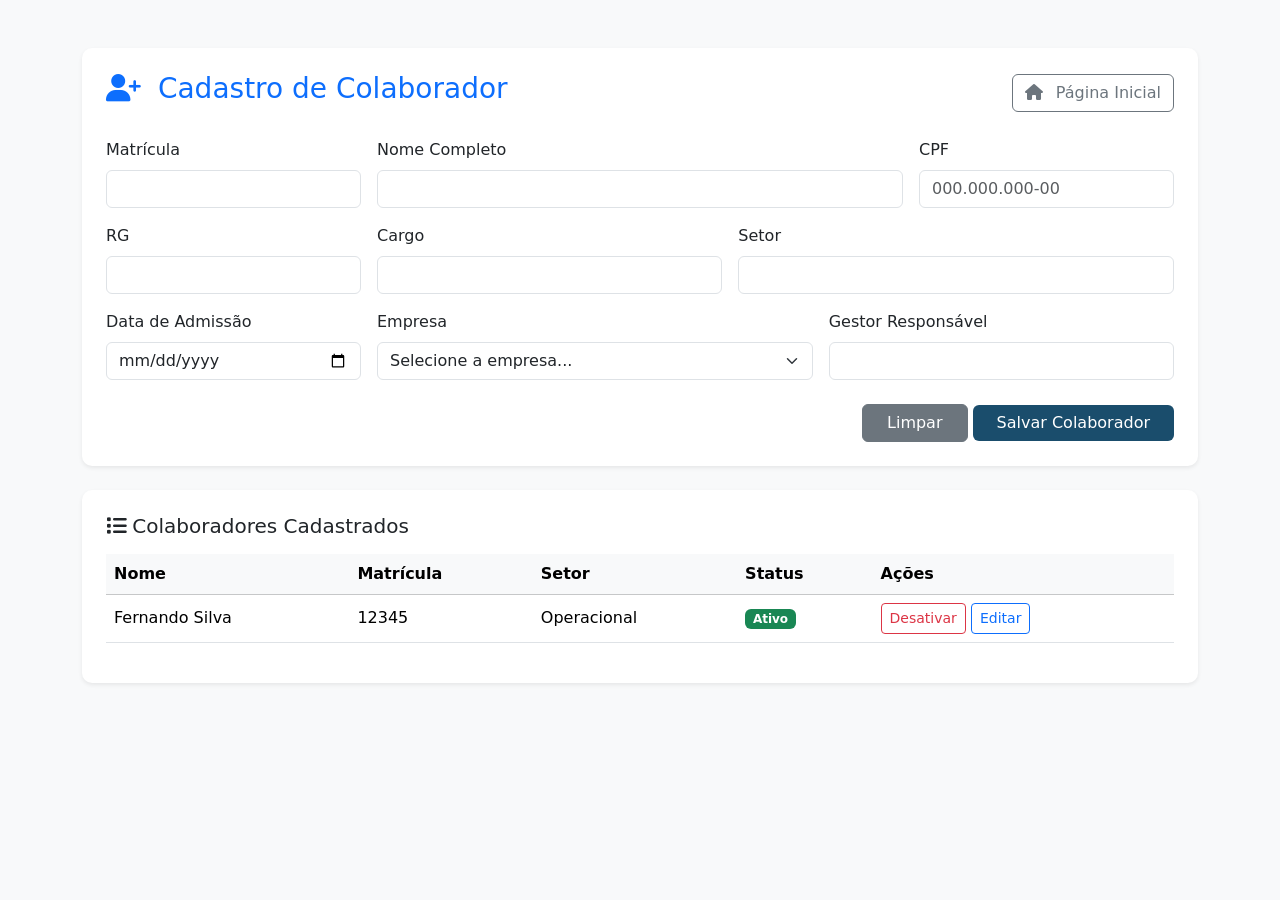
<file: templates/cadastro-colaboradores.html>
<!DOCTYPE html>
<html lang="pt-br">
<head>
    <meta charset="UTF-8">
    <meta name="viewport" content="width=device-width, initial-scale=1.0">
    <title>Cadastro de Colaborador | EHS CONECT</title>
    <link href="https://cdn.jsdelivr.net/npm/bootstrap@5.3.0/dist/css/bootstrap.min.css" rel="stylesheet">
    <link rel="stylesheet" href="https://cdnjs.cloudflare.com/ajax/libs/font-awesome/6.4.0/css/all.min.css">
    <style>
        body { background-color: #f8f9fa; }
        .card { border: none; box-shadow: 0 4px 10px rgba(0,0,0,0.1); border-radius: 10px; }
        .btn-primary { background-color: #1a4d6c; border: none; }
    </style>
</head>
<body>

<div class="container py-5">
    <div class="card p-4 shadow-sm mb-4">
        <div class="d-flex justify-content-between align-items-center mb-4">
            <h3 class="text-primary"><i class="fas fa-user-plus me-2"></i> Cadastro de Colaborador</h3>
            <a href="/dashboard" class="btn btn-outline-secondary"><i class="fas fa-home me-2"></i> Página Inicial</a>
        </div>
        
        <form action="/salvar-colaborador" method="POST">
            <div class="row g-3">
                <div class="col-md-3">
                    <label class="form-label">Matrícula</label>
                    <input type="text" name="matricula" class="form-control" required>
                </div>
                <div class="col-md-6">
                    <label class="form-label">Nome Completo</label>
                    <input type="text" name="nome" class="form-control" required>
                </div>
                <div class="col-md-3">
                    <label class="form-label">CPF</label>
                    <input type="text" name="cpf" class="form-control" placeholder="000.000.000-00">
                </div>
                <div class="col-md-3">
                    <label class="form-label">RG</label>
                    <input type="text" name="rg" class="form-control">
                </div>
                <div class="col-md-4">
                    <label class="form-label">Cargo</label>
                    <input type="text" name="cargo" class="form-control">
                </div>
                <div class="col-md-5">
                    <label class="form-label">Setor</label>
                    <input type="text" name="setor" class="form-control">
                </div>
                <div class="col-md-3">
                    <label class="form-label">Data de Admissão</label>
                    <input type="date" name="data_admissao" class="form-control">
                </div>
                <div class="col-md-5">
                    <label class="form-label">Empresa</label>
                    <select name="empresa" class="form-select">
                        <option value="">Selecione a empresa...</option>
                    </select>
                </div>
                <div class="col-md-4">
                    <label class="form-label">Gestor Responsável</label>
                    <input type="text" name="gestor" class="form-control">
                </div>
                
                <div class="col-12 mt-4 text-end">
                    <button type="reset" class="btn btn-secondary px-4">Limpar</button>
                    <button type="submit" class="btn btn-primary px-4">Salvar Colaborador</button>
                </div>
            </div>
        </form>
    </div>

    <div class="card p-4 shadow-sm">
        <h5 class="mb-3"><i class="fas fa-list"></i> Colaboradores Cadastrados</h5>
        <div class="table-responsive">
            <table class="table table-hover align-middle">
                <thead class="table-light">
                    <tr>
                        <th>Nome</th>
                        <th>Matrícula</th>
                        <th>Setor</th>
                        <th>Status</th>
                        <th>Ações</th>
                    </tr>
                </thead>
                <tbody>
                    <tr>
                        <td>Fernando Silva</td>
                        <td>12345</td>
                        <td>Operacional</td>
                        <td><span class="badge bg-success">Ativo</span></td>
                        <td>
                            <button class="btn btn-sm btn-outline-danger">Desativar</button>
                            <button class="btn btn-sm btn-outline-primary">Editar</button>
                        </td>
                    </tr>
                </tbody>
            </table>
        </div>
    </div>
</div>

<script src="https://cdn.jsdelivr.net/npm/bootstrap@5.3.0/dist/js/bootstrap.bundle.min.js"></script>
</body>
</html>
</file>
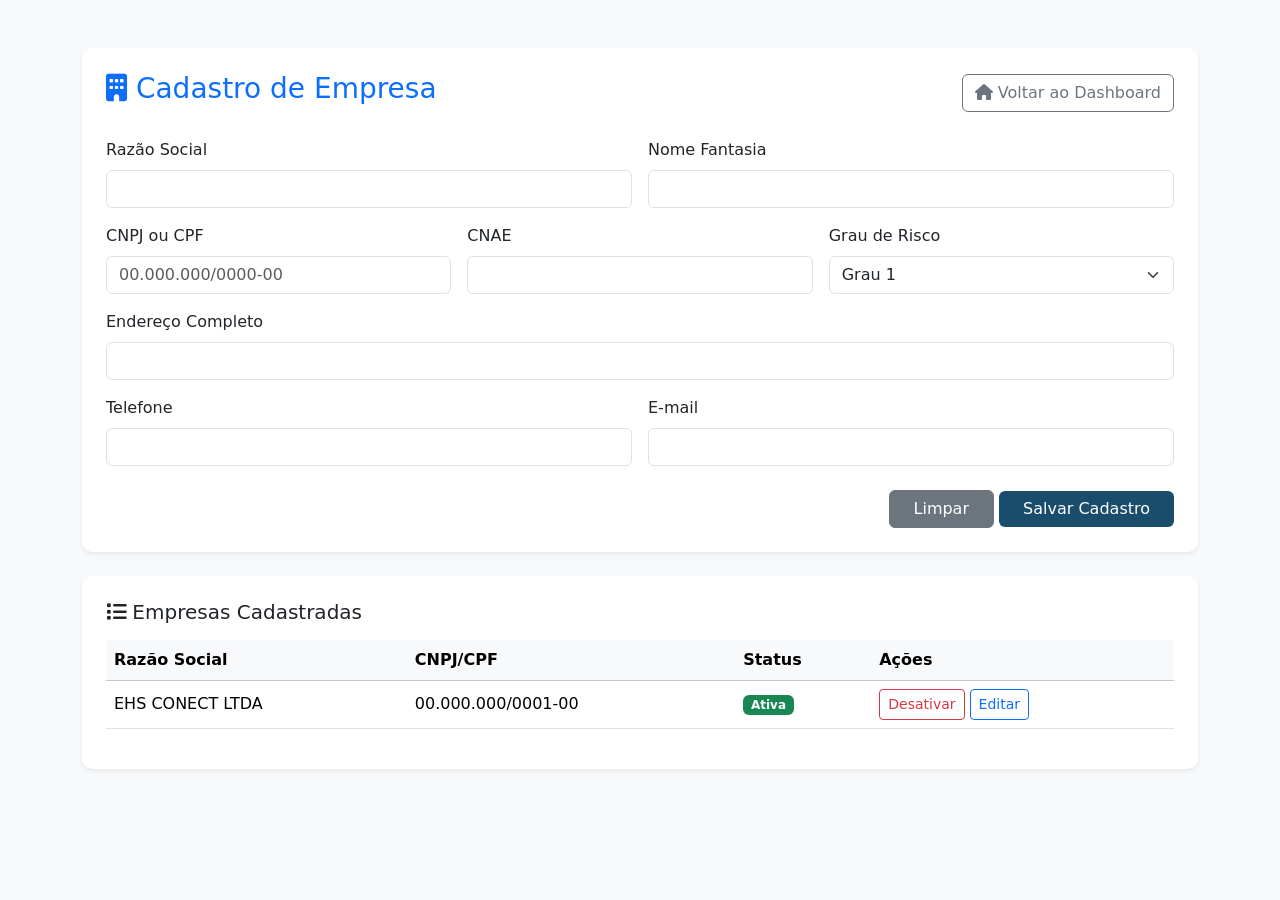
<file: templates/cadastro-empresa.html>
<!DOCTYPE html>
<html lang="pt-br">
<head>
    <meta charset="UTF-8">
    <meta name="viewport" content="width=device-width, initial-scale=1.0">
    <title>Cadastro de Empresa | EHS CONECT</title>
    <link href="https://cdn.jsdelivr.net/npm/bootstrap@5.3.0/dist/css/bootstrap.min.css" rel="stylesheet">
    <link rel="stylesheet" href="https://cdnjs.cloudflare.com/ajax/libs/font-awesome/6.4.0/css/all.min.css">
    <style>
        body { background-color: #f8f9fa; }
        .card { border: none; box-shadow: 0 4px 10px rgba(0,0,0,0.1); border-radius: 10px; }
        .btn-primary { background-color: #1a4d6c; border: none; }
    </style>
</head>
<body>

<div class="container py-5">
    <div class="card p-4 shadow-sm mb-4">
        <div class="d-flex justify-content-between align-items-center mb-4">
            <h3 class="text-primary"><i class="fas fa-building"></i> Cadastro de Empresa</h3>
            <a href="/dashboard" class="btn btn-outline-secondary"><i class="fas fa-home"></i> Voltar ao Dashboard</a>
        </div>
        
        <form action="/cadastro-empresa" method="POST">
            <div class="row g-3">
                <div class="col-md-6">
                    <label class="form-label">Razão Social</label>
                    <input type="text" name="razao_social" class="form-control" required>
                </div>
                <div class="col-md-6">
                    <label class="form-label">Nome Fantasia</label>
                    <input type="text" name="nome_fantasia" class="form-control">
                </div>
                <div class="col-md-4">
                    <label class="form-label">CNPJ ou CPF</label>
                    <input type="text" name="identificacao" class="form-control" placeholder="00.000.000/0000-00" required>
                </div>
                <div class="col-md-4">
                    <label class="form-label">CNAE</label>
                    <input type="text" name="cnae" class="form-control">
                </div>
                <div class="col-md-4">
                    <label class="form-label">Grau de Risco</label>
                    <select name="grau_risco" class="form-select">
                        <option value="1">Grau 1</option>
                        <option value="2">Grau 2</option>
                        <option value="3">Grau 3</option>
                        <option value="4">Grau 4</option>
                    </select>
                </div>
                <div class="col-12">
                    <label class="form-label">Endereço Completo</label>
                    <input type="text" name="endereco" class="form-control">
                </div>
                <div class="col-md-6">
                    <label class="form-label">Telefone</label>
                    <input type="text" name="telefone" class="form-control">
                </div>
                <div class="col-md-6">
                    <label class="form-label">E-mail</label>
                    <input type="email" name="email" class="form-control">
                </div>
                <div class="col-12 mt-4 text-end">
                    <button type="reset" class="btn btn-secondary px-4">Limpar</button>
                    <button type="submit" class="btn btn-primary px-4">Salvar Cadastro</button>
                </div>
            </div>
        </form>
    </div>

    <div class="card p-4 shadow-sm">
        <h5 class="mb-3"><i class="fas fa-list"></i> Empresas Cadastradas</h5>
        <div class="table-responsive">
            <table class="table table-hover align-middle">
                <thead class="table-light">
                    <tr>
                        <th>Razão Social</th>
                        <th>CNPJ/CPF</th>
                        <th>Status</th>
                        <th>Ações</th>
                    </tr>
                </thead>
                <tbody>
                    <tr>
                        <td>EHS CONECT LTDA</td>
                        <td>00.000.000/0001-00</td>
                        <td><span class="badge bg-success">Ativa</span></td>
                        <td>
                            <button class="btn btn-sm btn-outline-danger">Desativar</button>
                            <button class="btn btn-sm btn-outline-primary">Editar</button>
                        </td>
                    </tr>
                </tbody>
            </table>
        </div>
    </div>
</div>

<script src="https://cdn.jsdelivr.net/npm/bootstrap@5.3.0/dist/js/bootstrap.bundle.min.js"></script>
</body>
</html>
</file>
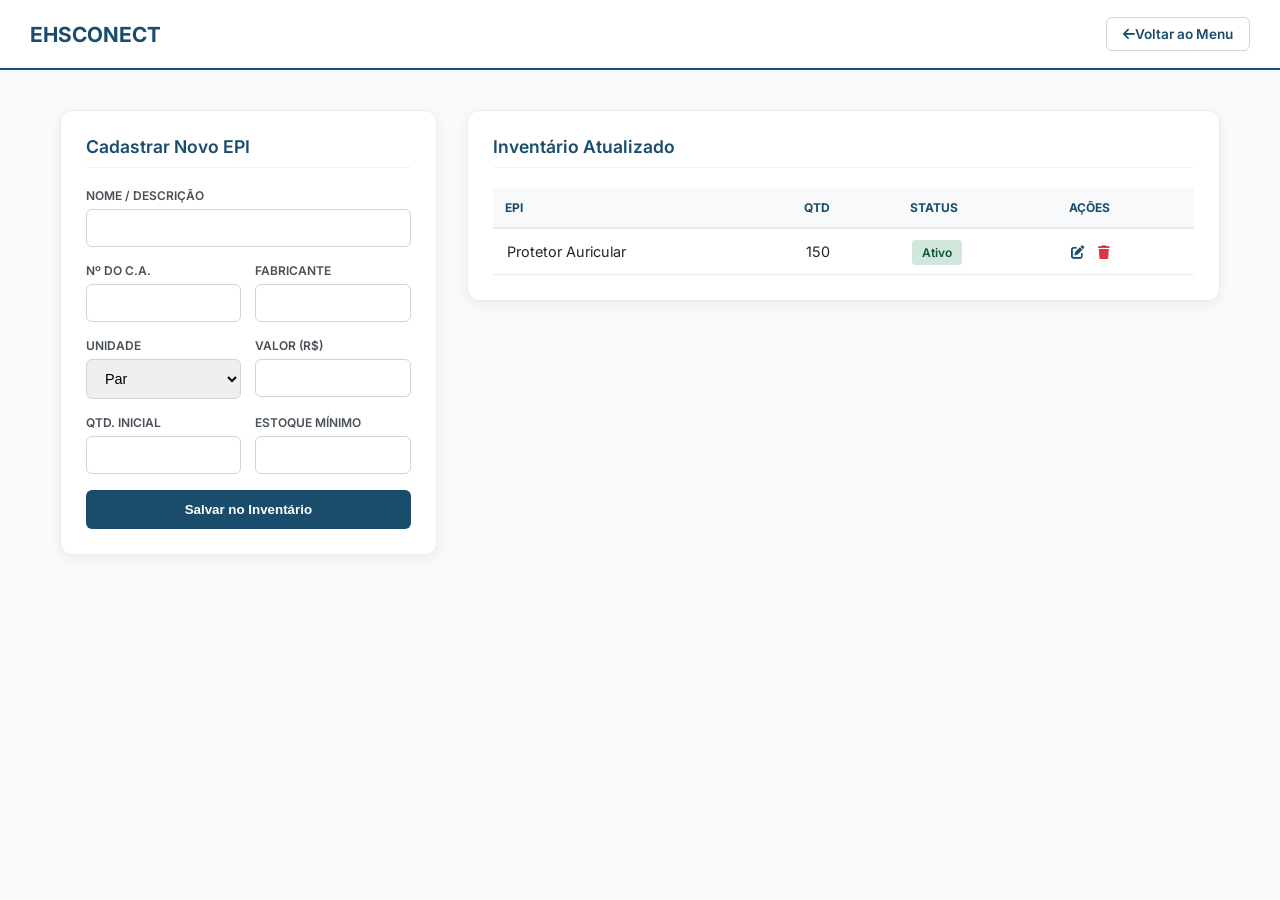
<file: templates/cadastro-epis.html>
<!DOCTYPE html>
<html lang="pt-BR">
<head>
    <meta charset="UTF-8">
    <meta name="viewport" content="width=device-width, initial-scale=1.0">
    <title>EHS CONCET | Cadastro de EPI</title>
    <link href="https://fonts.googleapis.com/css2?family=Inter:wght@400;500;600;700&display=swap" rel="stylesheet">
    <link rel="stylesheet" href="https://cdnjs.cloudflare.com/ajax/libs/font-awesome/6.4.0/css/all.min.css">
    <style>
        :root {
            --primary: #1a4d6c;
            --secondary: #6c757d;
            --success: #28a745;
            --danger: #dc3545;
            --light: #f8f9fa;
        }

        * { margin: 0; padding: 0; box-sizing: border-box; }
        body { font-family: 'Inter', sans-serif; background-color: var(--light); color: #212529; min-height: 100vh; padding-top: 90px; }
        
        .navbar { position: fixed; top: 0; left: 0; width: 100%; height: 70px; background-color: #ffffff; border-bottom: 2px solid var(--primary); display: flex; justify-content: space-between; align-items: center; padding: 0 30px; z-index: 1000; box-shadow: 0 2px 10px rgba(0,0,0,0.01); }
        .navbar .logo { font-size: 1.3rem; font-weight: 700; color: var(--primary); text-decoration: none; }
        .btn-voltar { font-size: 0.85rem; color: var(--primary); text-decoration: none; font-weight: 600; padding: 8px 16px; border: 1px solid #ced4da; border-radius: 6px; }
        
        .container { max-width: 1200px; margin: 0 auto; padding: 20px; }
        .conteudo-layout { display: grid; grid-template-columns: 1fr 2fr; gap: 30px; align-items: start; }
        
        .card-form, .card-tabela { background-color: #ffffff; border: 1px solid #e9ecef; border-radius: 12px; padding: 25px; box-shadow: 0 4px 12px rgba(0,0,0,0.05); }
        h2 { font-size: 1.1rem; color: var(--primary); margin-bottom: 20px; font-weight: 600; border-bottom: 1px solid #f1f3f5; padding-bottom: 10px; }
        
        .input-row { display: grid; grid-template-columns: 1fr 1fr; gap: 14px; }
        .input-group { margin-bottom: 16px; }
        .input-group label { display: block; font-size: 0.75rem; font-weight: 600; color: #495057; margin-bottom: 6px; text-transform: uppercase; }
        .input-group input, .input-group select { width: 100%; padding: 10px 14px; border: 1px solid #ced4da; border-radius: 6px; font-size: 0.9rem; }
        
        .btn-salvar { width: 100%; padding: 12px; background-color: var(--primary); color: #ffffff; border: none; border-radius: 6px; font-weight: 600; cursor: pointer; }
        .btn-salvar:hover { background-color: #153d56; }

        table { width: 100%; border-collapse: collapse; font-size: 0.9rem; }
        th { background-color: var(--light); padding: 12px; border-bottom: 2px solid #e9ecef; text-transform: uppercase; font-size: 0.75rem; color: var(--primary); text-align: left; }
        td { padding: 14px; border-bottom: 1px solid #e9ecef; }
        
        .badge { padding: 5px 10px; border-radius: 4px; font-size: 0.75rem; font-weight: 600; }
        .bg-ativo { background-color: #d1e7dd; color: #0f5132; }
        .btn-edit { color: var(--primary); background: none; border: none; cursor: pointer; }
        .btn-delete { color: var(--danger); background: none; border: none; cursor: pointer; margin-left: 10px; }
    </style>
</head>
<body>

    <header class="navbar">
        <a href="#" class="logo">EHS<span>CONECT</span></a>
        <a href="dashboard.html" class="btn-voltar"><i class="fas fa-arrow-left me-2"></i>Voltar ao Menu</a>
    </header>

    <div class="container">
        <div class="conteudo-layout">
            <section class="card-form">
                <h2>Cadastrar Novo EPI</h2>
                <form id="form-epi">
                    <div class="input-group">
                        <label>Nome / Descrição</label>
                        <input type="text" required>
                    </div>
                    <div class="input-row">
                        <div class="input-group">
                            <label>Nº do C.A.</label>
                            <input type="text" required>
                        </div>
                        <div class="input-group">
                            <label>Fabricante</label>
                            <input type="text" required>
                        </div>
                    </div>
                    <div class="input-row">
                        <div class="input-group">
                            <label>Unidade</label>
                            <select>
                                <option>Par</option>
                                <option>Unidade</option>
                                <option>Peça</option>
                            </select>
                        </div>
                        <div class="input-group">
                            <label>Valor (R$)</label>
                            <input type="number" step="0.01" required>
                        </div>
                    </div>
                    <div class="input-row">
                        <div class="input-group">
                            <label>Qtd. Inicial</label>
                            <input type="number" required>
                        </div>
                        <div class="input-group">
                            <label>Estoque Mínimo</label>
                            <input type="number" required>
                        </div>
                    </div>
                    <button type="submit" class="btn-salvar">Salvar no Inventário</button>
                </form>
            </section>

            <section class="card-tabela">
                <h2>Inventário Atualizado</h2>
                <table>
                    <thead>
                        <tr>
                            <th>EPI</th>
                            <th>Qtd</th>
                            <th>Status</th>
                            <th>Ações</th>
                        </tr>
                    </thead>
                    <tbody>
                        <tr>
                            <td>Protetor Auricular</td>
                            <td>150</td>
                            <td><span class="badge bg-ativo">Ativo</span></td>
                            <td>
                                <button class="btn-edit"><i class="fas fa-edit"></i></button>
                                <button class="btn-delete"><i class="fas fa-trash"></i></button>
                            </td>
                        </tr>
                    </tbody>
                </table>
            </section>
        </div>
    </div>
</body>
</html>
</file>
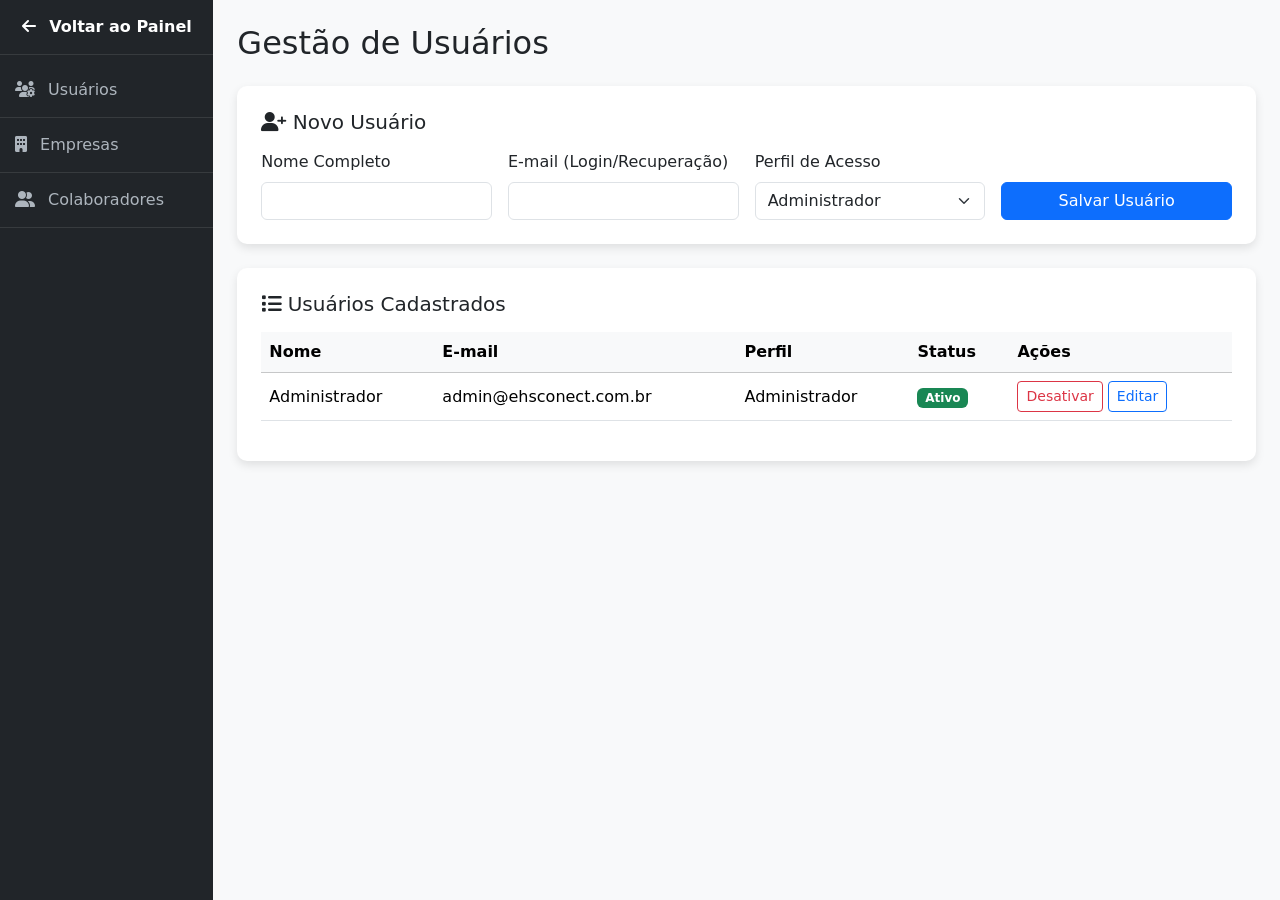
<file: templates/cadastro-usuarios.html>
<!DOCTYPE html>
<html lang="pt-br">
<head>
    <meta charset="UTF-8">
    <meta name="viewport" content="width=device-width, initial-scale=1.0">
    <title>Cadastro de Usuários | EHS CONECT</title>
    <link href="https://cdn.jsdelivr.net/npm/bootstrap@5.3.0/dist/css/bootstrap.min.css" rel="stylesheet">
    <link rel="stylesheet" href="https://cdnjs.cloudflare.com/ajax/libs/font-awesome/6.4.0/css/all.min.css">
    <style>
        body { background-color: #f8f9fa; }
        .sidebar { background: #212529; min-height: 100vh; color: white; }
        .nav-link { color: #adb5bd; padding: 15px; border-bottom: 1px solid #373b3e; text-decoration: none; display: block; }
        .nav-link:hover { color: white; background: #373b3e; }
        .btn-inicio { background: #212529; color: white; padding: 15px; display: block; text-align: center; text-decoration: none; border-bottom: 1px solid #373b3e; font-weight: bold; }
        .card { border: none; box-shadow: 0 4px 10px rgba(0,0,0,0.1); border-radius: 10px; }
    </style>
</head>
<body>

<div class="container-fluid">
    <div class="row">
        <!-- Sidebar -->
        <nav class="col-md-2 sidebar p-0">
            <a href="/dashboard" class="btn-inicio"><i class="fas fa-arrow-left me-2"></i> Voltar ao Painel</a>
            <ul class="nav flex-column mt-2">
                <li class="nav-item"><a class="nav-link" href="#"><i class="fas fa-users-cog me-2"></i> Usuários</a></li>
                <li class="nav-item"><a class="nav-link" href="#"><i class="fas fa-building me-2"></i> Empresas</a></li>
                <li class="nav-item"><a class="nav-link" href="#"><i class="fas fa-user-friends me-2"></i> Colaboradores</a></li>
            </ul>
        </nav>

        <!-- Conteúdo Principal -->
        <main class="col-md-10 p-4">
            <h2 class="mb-4">Gestão de Usuários</h2>

            <!-- Formulário de Cadastro -->
            <div class="card p-4 mb-4">
                <h5 class="mb-3"><i class="fas fa-user-plus"></i> Novo Usuário</h5>
                <form action="/cadastrar-usuario" method="POST" class="row g-3">
                    <div class="col-md-3">
                        <label class="form-label">Nome Completo</label>
                        <input type="text" name="nome" class="form-control" required>
                    </div>
                    <div class="col-md-3">
                        <label class="form-label">E-mail (Login/Recuperação)</label>
                        <input type="email" name="email" class="form-control" required>
                    </div>
                    <div class="col-md-3">
                        <label class="form-label">Perfil de Acesso</label>
                        <select name="perfil" class="form-select">
                            <option value="admin">Administrador</option>
                            <option value="supervisor">Supervisor</option>
                            <option value="user">Operacional</option>
                        </select>
                    </div>
                    <div class="col-md-3 d-flex align-items-end">
                        <button type="submit" class="btn btn-primary w-100">Salvar Usuário</button>
                    </div>
                </form>
            </div>

            <!-- Tabela de Histórico -->
            <div class="card p-4">
                <h5 class="mb-3"><i class="fas fa-list"></i> Usuários Cadastrados</h5>
                <div class="table-responsive">
                    <table class="table table-hover align-middle">
                        <thead class="table-light">
                            <tr>
                                <th>Nome</th>
                                <th>E-mail</th>
                                <th>Perfil</th>
                                <th>Status</th>
                                <th>Ações</th>
                            </tr>
                        </thead>
                        <tbody>
                            <tr>
                                <td>Administrador</td>
                                <td>admin@ehsconect.com.br</td>
                                <td>Administrador</td>
                                <td><span class="badge bg-success">Ativo</span></td>
                                <td>
                                    <button class="btn btn-sm btn-outline-danger">Desativar</button>
                                    <button class="btn btn-sm btn-outline-primary">Editar</button>
                                </td>
                            </tr>
                        </tbody>
                    </table>
                </div>
            </div>
        </main>
    </div>
</div>

<script src="https://cdn.jsdelivr.net/npm/bootstrap@5.3.0/dist/js/bootstrap.bundle.min.js"></script>
</body>
</html>
</file>
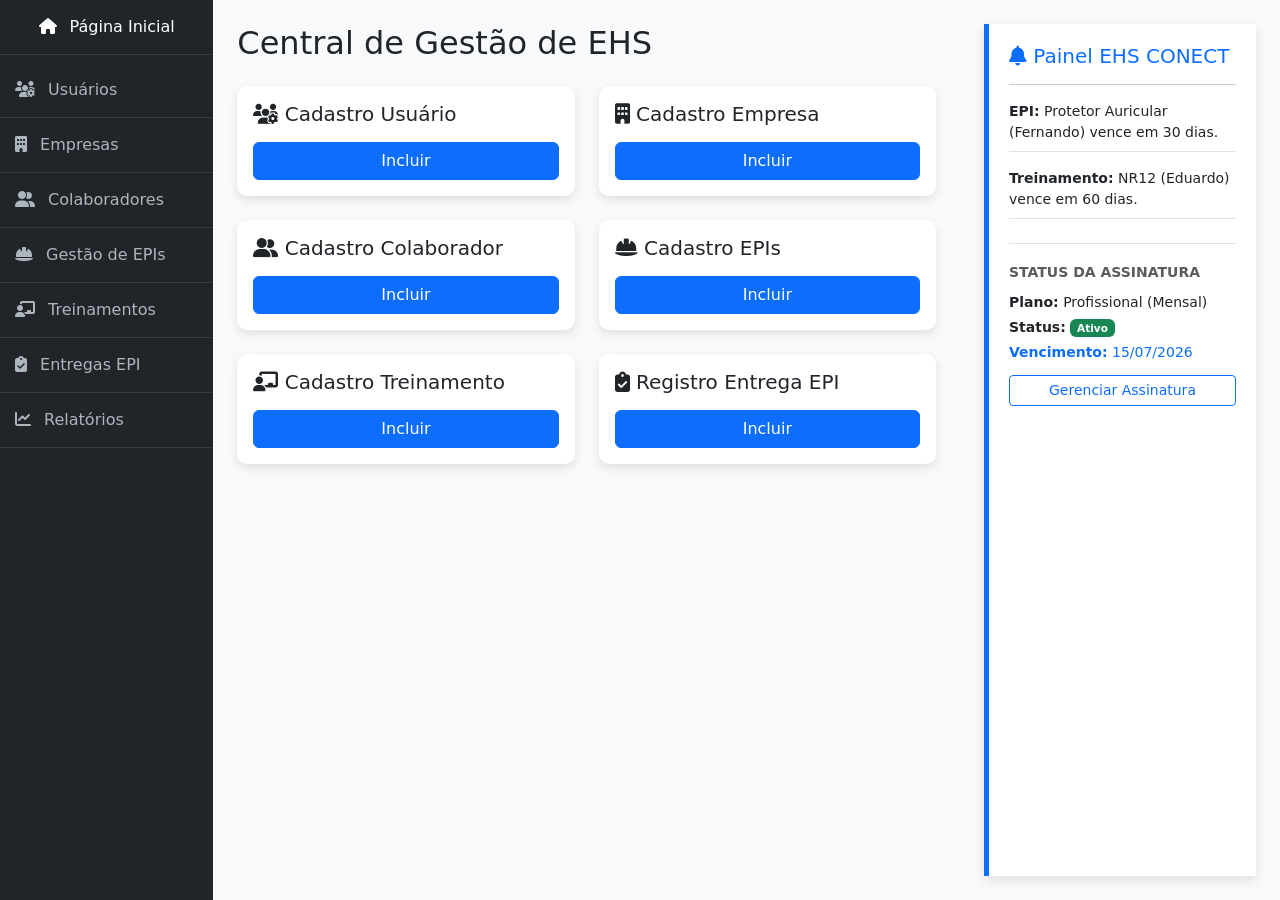
<file: templates/dashboard.html>
<!DOCTYPE html>
<html lang="pt-br">
<head>
    <meta charset="UTF-8">
    <meta name="viewport" content="width=device-width, initial-scale=1.0">
    <title>Dashboard | EHS CONECT</title>
    <link href="https://cdn.jsdelivr.net/npm/bootstrap@5.3.0/dist/css/bootstrap.min.css" rel="stylesheet">
    <link rel="stylesheet" href="https://cdnjs.cloudflare.com/ajax/libs/font-awesome/6.4.0/css/all.min.css">
    <style>
        body { background-color: #f8f9fa; }
        .sidebar { background: #212529; min-height: 100vh; color: white; }
        .nav-link { color: #adb5bd; padding: 15px; border-bottom: 1px solid #373b3e; text-decoration: none; display: block;}
        .nav-link:hover { color: white; background: #373b3e; }
        .card { border: none; box-shadow: 0 4px 10px rgba(0,0,0,0.1); border-radius: 10px; height: 100%; transition: transform 0.2s; }
        .alert-panel { background: #ffffff; border-left: 5px solid #0d6efd; height: 100%; padding: 20px; box-shadow: 0 4px 10px rgba(0,0,0,0.1); }
        .btn-inicio { background: #212529; color: white; padding: 15px; display: block; text-align: center; text-decoration: none; border-bottom: 1px solid #373b3e;}
        .btn-inicio:hover { color: #fff; }
    </style>
</head>
<body>

<div class="container-fluid">
    <div class="row">
        <nav class="col-md-2 sidebar p-0">
            <a href="/" class="btn-inicio"><i class="fas fa-home me-2"></i> Página Inicial</a>
            <ul class="nav flex-column mt-2">
                <li class="nav-item"><a class="nav-link" href="#"><i class="fas fa-users-cog me-2"></i> Usuários</a></li>
                <li class="nav-item"><a class="nav-link" href="#"><i class="fas fa-building me-2"></i> Empresas</a></li>
                <li class="nav-item"><a class="nav-link" href="#"><i class="fas fa-user-friends me-2"></i> Colaboradores</a></li>
                <li class="nav-item"><a class="nav-link" href="#"><i class="fas fa-hard-hat me-2"></i> Gestão de EPIs</a></li>
                <li class="nav-item"><a class="nav-link" href="#"><i class="fas fa-chalkboard-teacher me-2"></i> Treinamentos</a></li>
                <li class="nav-item"><a class="nav-link" href="#"><i class="fas fa-clipboard-check me-2"></i> Entregas EPI</a></li>
                <li class="nav-item"><a class="nav-link" href="#"><i class="fas fa-chart-line me-2"></i> Relatórios</a></li>
            </ul>
        </nav>

        <main class="col-md-7 p-4">
            <h2 class="mb-4">Central de Gestão de EHS</h2>
            <div class="row row-cols-1 row-cols-md-2 g-4">
                <div class="col"><div class="card p-3"><h5><i class="fas fa-users-cog"></i> Cadastro Usuário</h5><a href="#" class="btn btn-primary mt-2">Incluir</a></div></div>
                <div class="col"><div class="card p-3"><h5><i class="fas fa-building"></i> Cadastro Empresa</h5><a href="#" class="btn btn-primary mt-2">Incluir</a></div></div>
                <div class="col"><div class="card p-3"><h5><i class="fas fa-user-friends"></i> Cadastro Colaborador</h5><a href="#" class="btn btn-primary mt-2">Incluir</a></div></div>
                <div class="col"><div class="card p-3"><h5><i class="fas fa-hard-hat"></i> Cadastro EPIs</h5><a href="#" class="btn btn-primary mt-2">Incluir</a></div></div>
                <div class="col"><div class="card p-3"><h5><i class="fas fa-chalkboard-teacher"></i> Cadastro Treinamento</h5><a href="#" class="btn btn-primary mt-2">Incluir</a></div></div>
                <div class="col"><div class="card p-3"><h5><i class="fas fa-clipboard-check"></i> Registro Entrega EPI</h5><a href="#" class="btn btn-primary mt-2">Incluir</a></div></div>
            </div>
        </main>

        <aside class="col-md-3 p-4">
            <div class="alert-panel">
                <h5 class="text-primary"><i class="fas fa-bell"></i> Painel EHS CONECT</h5>
                <hr>
                <ul class="list-unstyled">
                    <li class="mb-3 border-bottom pb-2 small"><strong>EPI:</strong> Protetor Auricular (Fernando) vence em 30 dias.</li>
                    <li class="mb-3 border-bottom pb-2 small"><strong>Treinamento:</strong> NR12 (Eduardo) vence em 60 dias.</li>
                </ul>
                
                <!-- Controle de Assinatura -->
                <div class="mt-4 pt-3 border-top">
                    <small class="text-muted text-uppercase fw-bold">Status da Assinatura</small>
                    <div class="mt-2 small">
                        <p class="mb-1"><strong>Plano:</strong> Profissional (Mensal)</p>
                        <p class="mb-1"><strong>Status:</strong> <span class="badge bg-success">Ativo</span></p>
                        <p class="mb-1 text-primary"><strong>Vencimento:</strong> 15/07/2026</p>
                        <button class="btn btn-sm btn-outline-primary w-100 mt-2">Gerenciar Assinatura</button>
                    </div>
                </div>
            </div>
        </aside>
    </div>
</div>

<script src="https://cdn.jsdelivr.net/npm/bootstrap@5.3.0/dist/js/bootstrap.bundle.min.js"></script>
</body>
</html>
</file>
